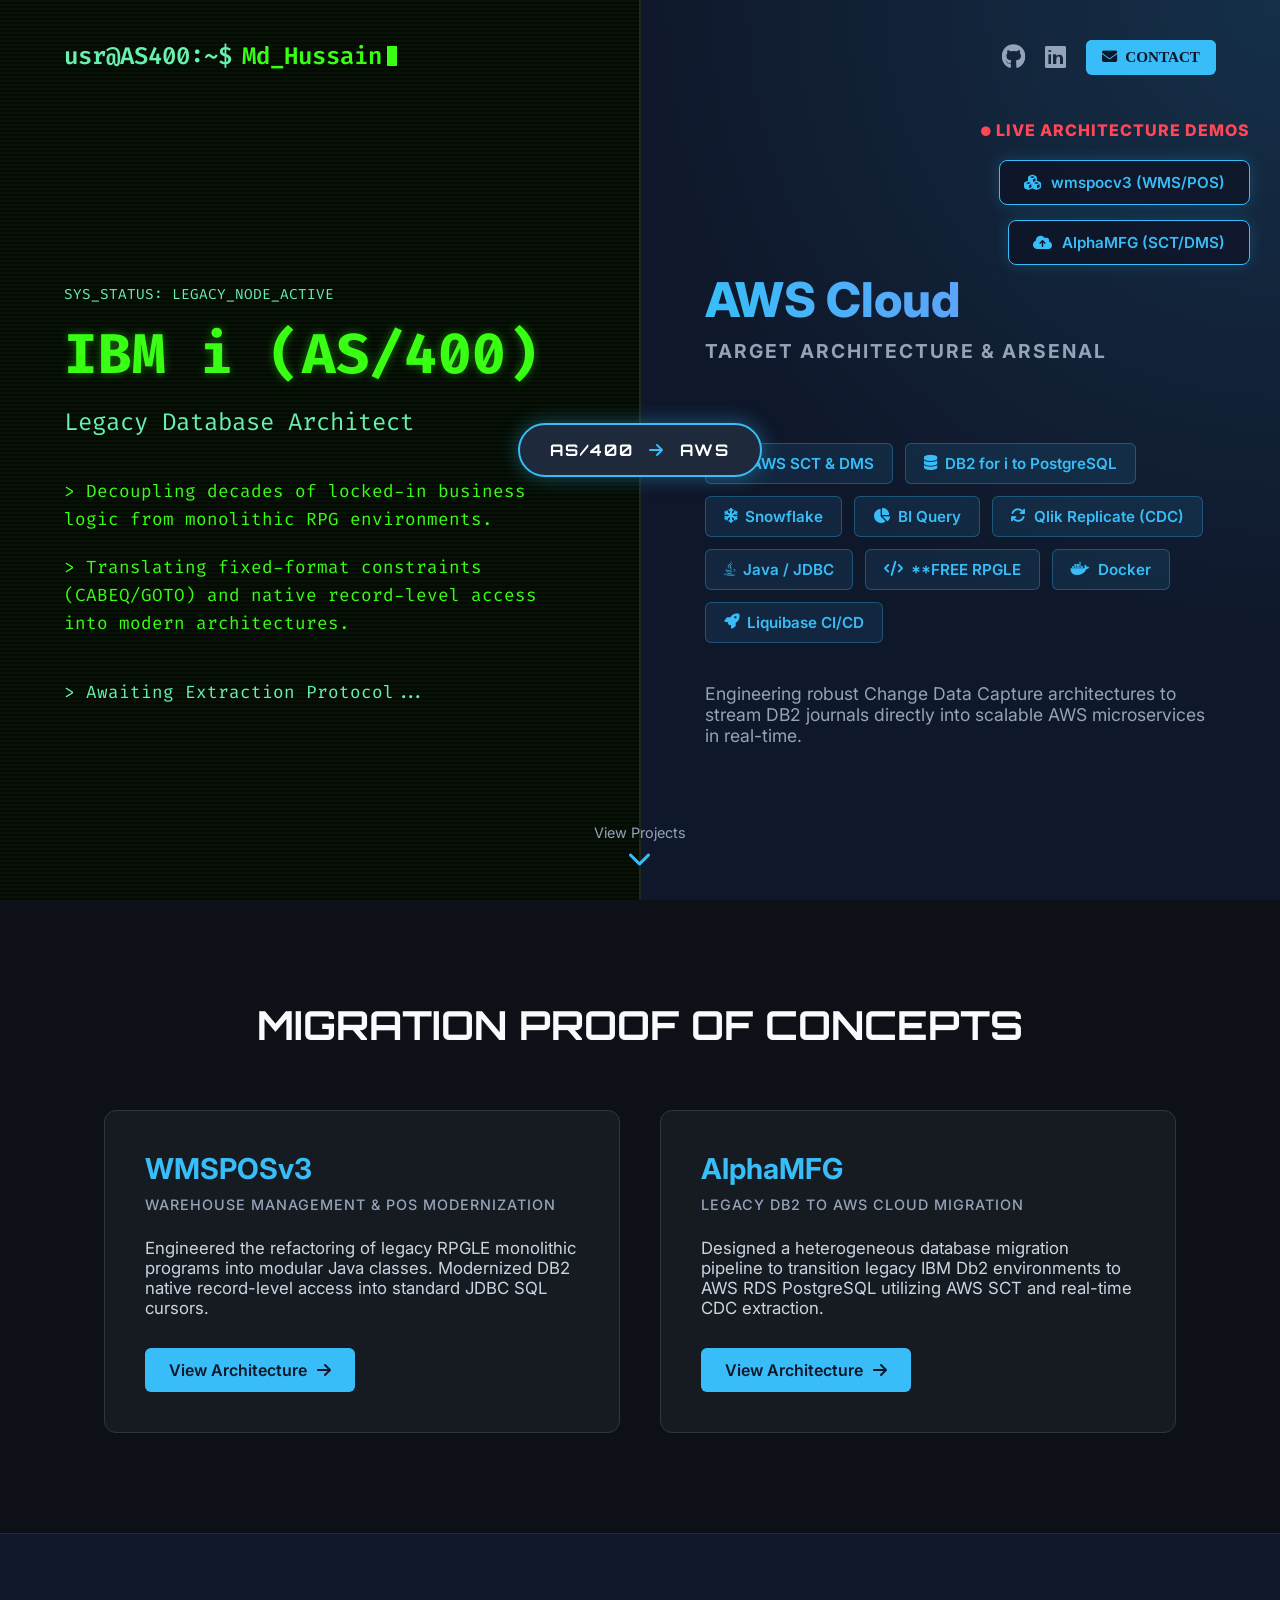
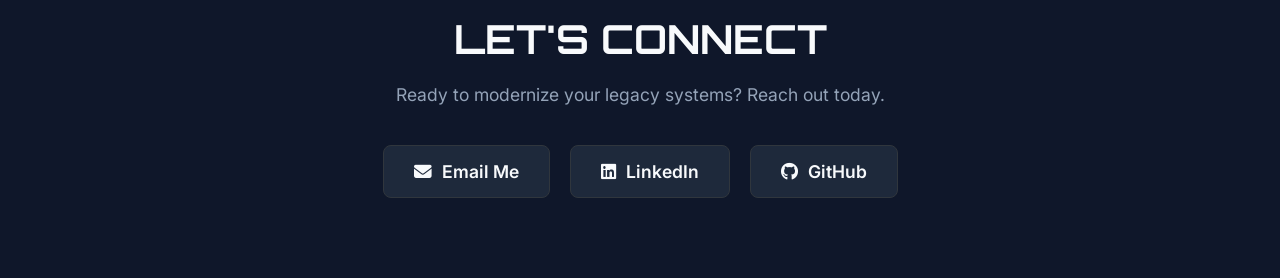
<file: index.html>
<!DOCTYPE html>
<html lang="en">
<head>
    <meta charset="UTF-8">
    <meta name="viewport" content="width=device-width, initial-scale=1.0">
    <title>Md Hussain | Legacy to Cloud Architect</title>
    <!-- Google Fonts: Monospace for AS400, Clean Sans for AWS -->
    <link href="https://fonts.googleapis.com/css2?family=Fira+Code:wght@400;600&family=Inter:wght@400;600;800&family=Orbitron:wght@700&display=swap" rel="stylesheet">
    <!-- FontAwesome -->
    <link rel="stylesheet" href="https://cdnjs.cloudflare.com/ajax/libs/font-awesome/6.4.0/css/all.min.css">
    
    <style>
        * {
            margin: 0;
            padding: 0;
            box-sizing: border-box;
        }

        body {
            background-color: #0d1117; /* Very dark background for below the fold */
            color: #fff;
            overflow-x: hidden;
        }

        /* --- SPLIT HERO SECTION --- */
        .split-hero {
            display: flex;
            min-height: 100vh;
            width: 100%;
            position: relative;
        }

        @media (max-width: 900px) {
            .scroll-indicator {
                position: relative;
                bottom: auto;
                left: auto;
                transform: none;
                margin: 40px auto 20px auto;
                animation: bounce-mobile 2s infinite;
            }
            @keyframes bounce-mobile {
                0%, 20%, 50%, 80%, 100% { transform: translateY(0); }
                40% { transform: translateY(-10px); }
                60% { transform: translateY(-5px); }
            }
            .split-hero {
                flex-direction: column;
            }
            .side {
                min-height: auto;
                padding-bottom: 50px;
            }
        }

        .side {
            flex: 1;
            padding: 40px 5%;
            display: flex;
            flex-direction: column;
            position: relative;
        }

        /* 1. AS400 Greenscreen Side (LEFT) */
        .as400-side {
            background-color: #050a05;
            color: #39ff14;
            font-family: 'Fira Code', monospace;
            border-right: 2px solid rgba(255, 255, 255, 0.1);
            background-image: linear-gradient(rgba(57, 255, 20, 0.03) 50%, transparent 50%);
            background-size: 100% 4px;
        }

        .as400-nav {
            margin-bottom: 80px;
        }

        .as400-logo {
            font-size: 1.5rem;
            font-weight: 600;
            display: flex;
            align-items: center;
        }

        .as400-logo span:first-child { color: #69f0ae; margin-right: 10px; }
        .cursor {
            display: inline-block;
            width: 10px;
            height: 1.2rem;
            background-color: #39ff14;
            animation: blink 1s step-end infinite;
            margin-left: 5px;
        }

        @keyframes blink { 0%, 100% { opacity: 1; } 50% { opacity: 0; } }

        .as400-content {
            margin-top: auto;
            margin-bottom: auto;
        }

        .as400-content p.system-status {
            color: #69f0ae;
            margin-bottom: 20px;
            font-size: 0.9rem;
            text-transform: uppercase;
        }

        .as400-content h1 {
            font-size: 3.5rem;
            line-height: 1.1;
            margin-bottom: 20px;
            text-shadow: 0 0 10px rgba(57, 255, 20, 0.4);
        }

        .as400-content h2 {
            font-size: 1.5rem;
            font-weight: normal;
            margin-bottom: 40px;
            color: #69f0ae;
        }

        .as400-content p.bio {
            font-size: 1.1rem;
            line-height: 1.6;
            margin-bottom: 20px;
        }

        .as400-content p.bio::before {
            content: "> ";
        }

        /* 2. AWS Cloud Side (RIGHT) */
        .aws-side {
            background-color: #0f172a; /* Slate dark */
            color: #f8fafc;
            font-family: 'Inter', sans-serif;
            background-image: radial-gradient(circle at top right, rgba(56, 189, 248, 0.15), transparent 60%);
        }

        .aws-nav {
            display: flex;
            justify-content: flex-end;
            margin-bottom: 80px;
        }

        .social-links {
            display: flex;
            align-items: center;
        }

        .social-links a.icon-link {
            color: #94a3b8;
            font-size: 1.5rem;
            margin-left: 20px;
            text-decoration: none;
            transition: color 0.3s;
        }

        .social-links a.icon-link:hover {
            color: #38bdf8;
        }

        .contact-btn {
            background: #38bdf8;
            color: #0f172a !important;
            padding: 8px 16px;
            border-radius: 6px;
            font-weight: 600;
            font-size: 0.95rem;
            margin-left: 20px;
            display: inline-flex;
            align-items: center;
            gap: 8px;
            text-transform: uppercase;
            text-decoration: none;
            transition: all 0.3s;
        }

        .contact-btn:hover {
            background: #0ea5e9;
            transform: translateY(-2px);
            box-shadow: 0 4px 12px rgba(56, 189, 248, 0.3);
        }

        .aws-content {
            margin-top: auto;
            margin-bottom: auto;
        }

        .aws-content h1 {
            font-size: 3rem;
            font-weight: 800;
            margin-bottom: 10px;
            background: linear-gradient(90deg, #38bdf8, #818cf8);
            -webkit-background-clip: text;
            -webkit-text-fill-color: transparent;
        }

        .aws-content h2 {
            font-size: 1.2rem;
            color: #94a3b8;
            margin-bottom: 80px; /* Increased to prevent overlap with the center badge */
            text-transform: uppercase;
            letter-spacing: 2px;
        }

        .cloud-tags {
            display: flex;
            flex-wrap: wrap;
            gap: 12px;
        }

        .cloud-tag {
            background: rgba(56, 189, 248, 0.1);
            color: #38bdf8;
            border: 1px solid rgba(56, 189, 248, 0.3);
            padding: 10px 18px;
            border-radius: 6px;
            font-size: 0.95rem;
            font-weight: 600;
            transition: all 0.3s;
            display: flex;
            align-items: center;
            gap: 8px;
        }

        .cloud-tag:hover {
            background: #38bdf8;
            color: #0f172a;
            transform: translateY(-2px);
        }

        /* --- ARROWS / CONNECTION BADGE --- */
        .migration-badge {
            position: absolute;
            top: 50%;
            left: 50%;
            transform: translate(-50%, -50%);
            background: #1e293b;
            padding: 15px 30px;
            border-radius: 30px;
            border: 2px solid #38bdf8;
            color: #fff;
            font-family: 'Orbitron', sans-serif;
            font-weight: 700;
            font-size: 1rem;
            letter-spacing: 2px;
            display: flex;
            align-items: center;
            gap: 15px;
            box-shadow: 0 0 20px rgba(56, 189, 248, 0.4);
            z-index: 10;
        }

        .migration-badge i {
            color: #38bdf8;
            animation: pulse-arrow 1.5s infinite;
        }

        @keyframes pulse-arrow {
            0% { transform: translateX(-5px); opacity: 0.5; }
            50% { transform: translateX(5px); opacity: 1; }
            100% { transform: translateX(-5px); opacity: 0.5; }
        }

        /* --- LIVE DEMO FLOATING ACTION BUTTONS --- */
        .fab-container {
            position: fixed;
            right: 30px;
            top: 120px; /* Positioned at top right below nav */
            display: flex;
            flex-direction: column;
            align-items: flex-end;
            gap: 15px;
            z-index: 9999;
        }

        .fab-header {
            font-family: 'Inter', sans-serif;
            font-size: 1rem;
            font-weight: 800;
            color: #ff4757;
            text-transform: uppercase;
            letter-spacing: 1px;
            margin-bottom: 5px;
            animation: pulse-text 1.5s infinite alternate;
        }

        .fab-btn {
            display: flex;
            align-items: center;
            justify-content: center;
            width: auto;
            padding: 12px 24px;
            background: rgba(15, 23, 42, 0.9);
            border: 1px solid #38bdf8;
            color: #38bdf8;
            font-family: 'Inter', sans-serif;
            font-size: 0.95rem;
            font-weight: 600;
            text-decoration: none;
            border-radius: 8px;
            position: relative;
            transition: all 0.3s;
            box-shadow: 0 0 15px rgba(56, 189, 248, 0.2);
            backdrop-filter: blur(10px);
        }

        .fab-btn i {
            margin-right: 10px;
        }

        .fab-btn:hover {
            background: #38bdf8;
            color: #0f172a;
            box-shadow: 0 0 20px rgba(56, 189, 248, 0.6);
            transform: scale(1.05);
        }

        @keyframes pulse-text {
            0% { opacity: 0.6; text-shadow: 0 0 5px rgba(255,71,87,0.2); }
            100% { opacity: 1; text-shadow: 0 0 10px rgba(255,71,87,0.8); }
        }

        /* --- FULL WIDTH SECTIONS BELOW --- */
        .container {
            max-width: 1200px;
            margin: 0 auto;
            padding: 100px 5%;
        }

        .section-header {
            font-family: 'Orbitron', sans-serif;
            font-size: 2.5rem;
            margin-bottom: 60px;
            text-align: center;
            color: #f8fafc;
        }

        .portfolio-grid {
            display: grid;
            grid-template-columns: repeat(auto-fit, minmax(400px, 1fr));
            gap: 40px;
        }

        .portfolio-card {
            background: #161b22;
            border: 1px solid #30363d;
            border-radius: 12px;
            padding: 40px;
            font-family: 'Inter', sans-serif;
        }

        .portfolio-card h3 {
            font-size: 1.8rem;
            margin-bottom: 10px;
            color: #38bdf8;
        }

        .portfolio-subtitle {
            color: #94a3b8;
            font-weight: 500;
            margin-bottom: 25px;
            text-transform: uppercase;
            letter-spacing: 1px;
            font-size: 0.9rem;
        }

        .portfolio-desc {
            color: #cbd5e1;
            margin-bottom: 30px;
            font-size: 1.05rem;
        }

        .view-link {
            display: inline-flex;
            align-items: center;
            gap: 10px;
            color: #0f172a;
            background: #38bdf8;
            padding: 12px 24px;
            border-radius: 6px;
            text-decoration: none;
            font-weight: 600;
            transition: all 0.2s;
        }

        .view-link:hover {
            background: #0ea5e9;
        }

        /* --- SCROLL INDICATOR --- */
        .scroll-indicator {
            position: absolute;
            bottom: 30px;
            left: 50%;
            transform: translateX(-50%);
            display: flex;
            flex-direction: column;
            align-items: center;
            color: #94a3b8;
            font-family: 'Inter', sans-serif;
            font-size: 0.9rem;
            text-decoration: none;
            z-index: 20;
            animation: bounce 2s infinite;
        }
        .scroll-indicator i {
            font-size: 1.5rem;
            margin-top: 5px;
            color: #38bdf8;
        }
        @keyframes bounce {
            0%, 20%, 50%, 80%, 100% { transform: translateY(0) translateX(-50%); }
            40% { transform: translateY(-10px) translateX(-50%); }
            60% { transform: translateY(-5px) translateX(-50%); }
        }

        /* --- CONTACT SECTION --- */
        .contact-section {
            background: #0f172a;
            padding: 80px 5%;
            text-align: center;
            border-top: 1px solid #1e293b;
        }
        .contact-section h2 {
            font-family: 'Orbitron', sans-serif;
            font-size: 2.5rem;
            color: #f8fafc;
            margin-bottom: 20px;
        }
        .contact-section p {
            color: #94a3b8;
            font-family: 'Inter', sans-serif;
            font-size: 1.1rem;
            margin-bottom: 40px;
        }
        .contact-buttons {
            display: flex;
            justify-content: center;
            gap: 20px;
            flex-wrap: wrap;
        }
        .contact-action {
            display: inline-flex;
            align-items: center;
            gap: 10px;
            background: #1e293b;
            color: #f8fafc;
            border: 1px solid #30363d;
            padding: 15px 30px;
            border-radius: 8px;
            font-family: 'Inter', sans-serif;
            font-size: 1.1rem;
            font-weight: 600;
            text-decoration: none;
            transition: all 0.3s;
        }
        .contact-action:hover {
            background: #38bdf8;
            color: #0f172a;
            border-color: #38bdf8;
            transform: translateY(-3px);
            box-shadow: 0 4px 12px rgba(56, 189, 248, 0.3);
        }

        /* --- HERO SOCIALS --- */
        .hero-socials {
            position: absolute;
            top: 40px;
            right: 5%;
            z-index: 100;
        }

        @media (max-width: 600px) {
            .social-links.hero-socials {
                top: 15px;
                right: 5%;
                display: flex;
                align-items: center;
                gap: 15px !important;
            }
            .social-links.hero-socials .contact-btn span {
                display: none !important;
            }
            .social-links.hero-socials a.icon-link,
            .social-links.hero-socials a.contact-btn {
                margin: 0 !important;
                padding: 0 !important;
                background: transparent !important;
                border: none !important;
                box-shadow: none !important;
                color: #94a3b8 !important;
                font-size: 1.5rem !important; /* Keep size consistent with desktop */
                width: 24px !important;       /* Fix width to match icon size */
                height: 24px !important;
                display: flex !important;
                justify-content: center !important;
                align-items: center !important;
            }
            .social-links.hero-socials a.contact-btn i {
                margin: 0 !important;
            }
        }

        @media (max-width: 1200px) {
            .fab-container {
                display: flex;
                top: auto;
                bottom: 20px;
                right: 20px;
                transform: scale(0.85);
                transform-origin: bottom right;
            }
        }
        @media (max-width: 900px) {
            .scroll-indicator {
                position: fixed;
                bottom: 15px;
                left: 50%;
                transform: translateX(-50%);
                z-index: 999;
                background: rgba(15, 23, 42, 0.85);
                padding: 8px 16px;
                border-radius: 20px;
                border: 1px solid #38bdf8;
                box-shadow: 0 4px 15px rgba(0,0,0,0.5);
                animation: bounce-mobile 2s infinite;
            }
            .fab-container {
                display: flex;
                top: auto;
                bottom: 75px;
                right: 15px;
                transform: scale(0.8);
                transform-origin: bottom right;
            }
            @keyframes bounce-mobile {
                0%, 20%, 50%, 80%, 100% { transform: translateY(0) translateX(-50%); }
                40% { transform: translateY(-10px) translateX(-50%); }
                60% { transform: translateY(-5px) translateX(-50%); }
            }
            .migration-badge {
                position: relative;
                top: 0; left: 0;
                transform: none;
                margin: 20px auto;
                width: max-content;
                flex-direction: column;
            }
            .migration-badge i {
                transform: rotate(90deg);
                animation: none;
            }
        }
        @media (max-width: 768px) {
            .as400-content h1 { font-size: 2.5rem; }
            .aws-content h1 { font-size: 2.2rem; }
            .portfolio-grid { grid-template-columns: 1fr; }
        }
    </style>
</head>
<body>

    <!-- Floating Live Demo Buttons -->
    <div class="fab-container">
        <div class="fab-header"><i class="fas fa-circle" style="font-size: 0.6rem; vertical-align: middle;"></i> LIVE ARCHITECTURE DEMOS</div>
        <a href="/wmspocv3" target="_blank" class="fab-btn"><i class="fas fa-cubes"></i> wmspocv3 (WMS/POS)</a>
        <a href="/alphamfg" target="_blank" class="fab-btn"><i class="fas fa-cloud-upload-alt"></i> AlphaMFG (SCT/DMS)</a>
    </div>

    <!-- Split Hero Section -->
    <section class="split-hero">
        <div class="social-links hero-socials">
            <a href="https://github.com/hussainproit/hussainproit.github.io" target="_blank" class="icon-link"><i class="fab fa-github"></i></a>
            <a href="https://www.linkedin.com/in/as400toawshussain" target="_blank" class="icon-link"><i class="fab fa-linkedin"></i></a>
            <a href="mailto:hussainproit@gmail.com" class="contact-btn"><i class="fas fa-envelope"></i> <span>Contact</span></a>
        </div>

        <!-- LEFT SIDE: Legacy AS400 -->
        <div class="side as400-side">
            <div class="as400-nav">
                <div class="as400-logo">
                    <span>usr@AS400:~$</span> Md_Hussain <span class="cursor"></span>
                </div>
            </div>
            
            <div class="as400-content">
                <p class="system-status">SYS_STATUS: LEGACY_NODE_ACTIVE</p>
                <h1>IBM i (AS/400)</h1>
                <h2>Legacy Database Architect</h2>
                <p class="bio">Decoupling decades of locked-in business logic from monolithic RPG environments.</p>
                <p class="bio">Translating fixed-format constraints (CABEQ/GOTO) and native record-level access into modern architectures.</p>
                <p class="bio" style="color: #69f0ae; margin-top: 40px; animation: blink 2s infinite;">Awaiting Extraction Protocol...</p>
            </div>
        </div>

        <!-- Center Migration Badge -->
        <div class="migration-badge">
            AS/400 <i class="fas fa-arrow-right"></i> AWS
        </div>

        <!-- RIGHT SIDE: AWS Cloud -->
        <div class="side aws-side">
            <div class="aws-nav">
                <div class="social-links">
                    <a href="https://github.com/hussainproit/hussainproit.github.io" target="_blank" class="icon-link"><i class="fab fa-github"></i></a>
                    <a href="https://www.linkedin.com/in/as400toawshussain" target="_blank" class="icon-link"><i class="fab fa-linkedin"></i></a>
                    <a href="mailto:hussainproit@gmail.com" class="contact-btn"><i class="fas fa-envelope"></i> Contact </a>
                </div>
            </div>

            <div class="aws-content">
                <h1>AWS Cloud</h1>
                <h2>Target Architecture & Arsenal</h2>
                
                <div class="cloud-tags">
                    <div class="cloud-tag"><i class="fab fa-aws"></i> AWS SCT & DMS</div>
                    <div class="cloud-tag"><i class="fas fa-database"></i> DB2 for i to PostgreSQL</div>
                    <div class="cloud-tag"><i class="fas fa-snowflake"></i> Snowflake</div>
                    <div class="cloud-tag"><i class="fas fa-chart-pie"></i> BI Query</div>
                    <div class="cloud-tag"><i class="fas fa-sync"></i> Qlik Replicate (CDC)</div>
                    <div class="cloud-tag"><i class="fab fa-java"></i> Java / JDBC</div>
                    <div class="cloud-tag"><i class="fas fa-code"></i> **FREE RPGLE</div>
                    <div class="cloud-tag"><i class="fab fa-docker"></i> Docker</div>
                    <div class="cloud-tag"><i class="fas fa-rocket"></i> Liquibase CI/CD</div>
                </div>
                
                <p style="color: #94a3b8; margin-top: 40px; font-size: 1.1rem;">
                    Engineering robust Change Data Capture architectures to stream DB2 journals directly into scalable AWS microservices in real-time.
                </p>
            </div>
        </div>

        <!-- Scroll Indicator -->
        <a href="#portfolio" class="scroll-indicator">
            View Projects
            <i class="fas fa-chevron-down"></i>
        </a>
    </section>

    <!-- Full Width Portfolio Section Below Fold -->
    <div class="container" id="portfolio">
        <h2 class="section-header">MIGRATION PROOF OF CONCEPTS</h2>
        
        <div class="portfolio-grid">
            
            <!-- Project 1 -->
            <div class="portfolio-card">
                <h3>WMSPOSv3</h3>
                <div class="portfolio-subtitle">Warehouse Management & POS Modernization</div>
                <p class="portfolio-desc">Engineered the refactoring of legacy RPGLE monolithic programs into modular Java classes. Modernized DB2 native record-level access into standard JDBC SQL cursors.</p>
                <a href="/wmspocv3" class="view-link">View Architecture <i class="fas fa-arrow-right"></i></a>
            </div>

            <!-- Project 2 -->
            <div class="portfolio-card">
                <h3>AlphaMFG</h3>
                <div class="portfolio-subtitle">Legacy DB2 to AWS Cloud Migration</div>
                <p class="portfolio-desc">Designed a heterogeneous database migration pipeline to transition legacy IBM Db2 environments to AWS RDS PostgreSQL utilizing AWS SCT and real-time CDC extraction.</p>
                <a href="/alphamfg" class="view-link">View Architecture <i class="fas fa-arrow-right"></i></a>
            </div>

        </div>
    </div>

    <!-- Contact Section -->
    <section class="contact-section" id="contact">
        <h2>LET'S CONNECT</h2>
        <p>Ready to modernize your legacy systems? Reach out today.</p>
        <div class="contact-buttons">
            <a href="mailto:hussainproit@gmail.com" class="contact-action"><i class="fas fa-envelope"></i> Email Me</a>
            <a href="https://www.linkedin.com/in/as400toawshussain" target="_blank" class="contact-action"><i class="fab fa-linkedin"></i> LinkedIn</a>
            <a href="https://github.com/hussainproit/hussainproit.github.io" target="_blank" class="contact-action"><i class="fab fa-github"></i> GitHub</a>
        </div>
    </section>
</body>
</html>
</file>
